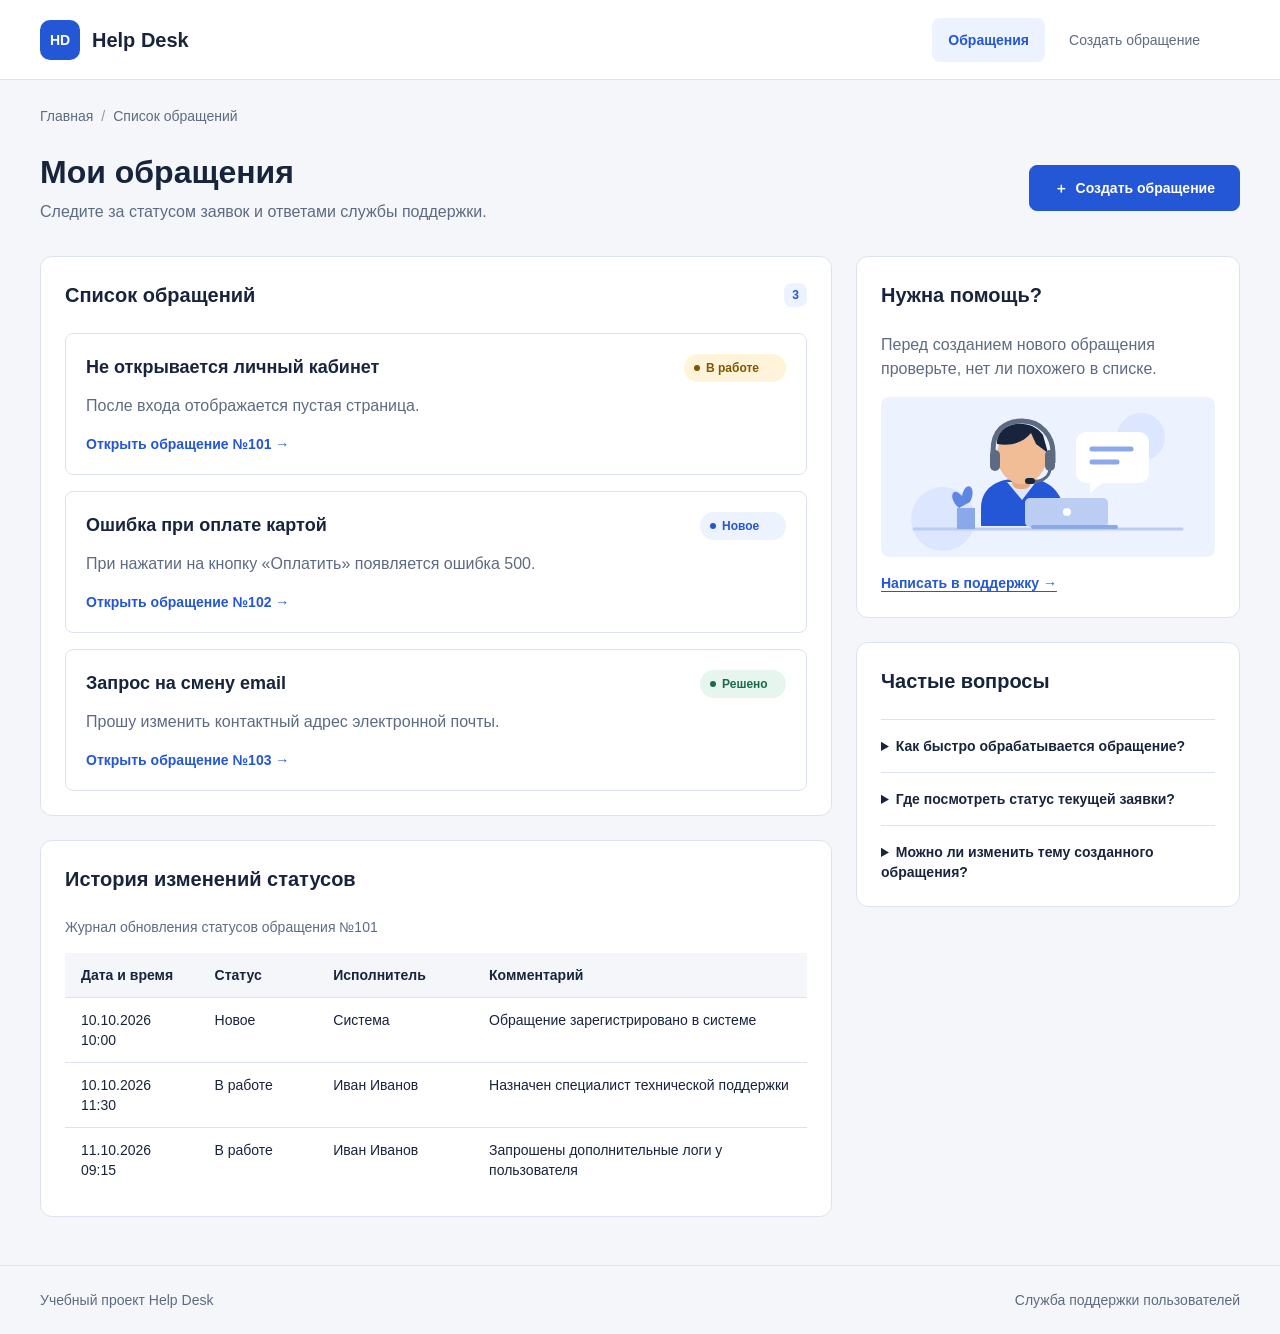
<file: semantic-html/index.html>
<!doctype html>
<html lang="ru">
<head>
  <meta charset="utf-8">
  <meta name="viewport" content="width=device-width, initial-scale=1">
  <title>Список обращений — Help Desk</title>
  <link rel="stylesheet" href="assets/css/styles.css">
</head>
<body>
  <a class="skip-link" href="#main-content">Перейти к основному содержимому</a>
  <header class="site-header">
    <div class="container header-inner">
      <a class="brand" href="index.html"><span class="brand-mark" aria-hidden="true">HD</span>Help Desk</a>
      <nav class="site-nav" aria-label="Основная навигация">
        <ul>
          <li><a href="index.html" aria-current="page">Обращения</a></li>
          <li><a href="create-ticket.html">Создать обращение</a></li>
        </ul>
      </nav>
    </div>
  </header>
  <nav class="container breadcrumbs" aria-label="Хлебные крошки">
    <ol><li><a href="index.html">Главная</a></li><li><span aria-current="page">Список обращений</span></li></ol>
  </nav>
  <main class="container" id="main-content" tabindex="-1">
    <div class="page-intro">
      <div><h1>Мои обращения</h1><p class="page-description">Следите за статусом заявок и ответами службы поддержки.</p></div>
      <a class="button" href="create-ticket.html"><span aria-hidden="true">＋</span>Создать обращение</a>
    </div>
    <div class="dashboard">
      <div class="content-stack">
        <section class="panel tickets-panel" aria-labelledby="tickets-heading">
          <div class="panel-title"><h2 id="tickets-heading">Список обращений</h2><span class="count" aria-label="Всего обращений: 3">3</span></div>
          <div class="ticket-list">
            <article class="ticket-card" id="ticket-101">
              <div class="ticket-meta"><h3>Не открывается личный кабинет</h3><span class="status status-progress"><span class="sr-status">Статус: </span>В работе</span></div>
              <p class="ticket-description">После входа отображается пустая страница.</p>
              <a class="ticket-link" href="ticket-101.html">Открыть обращение №101 <span aria-hidden="true">→</span></a>
            </article>
            <article class="ticket-card" id="ticket-102">
              <div class="ticket-meta"><h3>Ошибка при оплате картой</h3><span class="status status-new"><span class="sr-status">Статус: </span>Новое</span></div>
              <p class="ticket-description">При нажатии на кнопку «Оплатить» появляется ошибка 500.</p>
              <a class="ticket-link" href="ticket-102.html">Открыть обращение №102 <span aria-hidden="true">→</span></a>
            </article>
            <article class="ticket-card" id="ticket-103">
              <div class="ticket-meta"><h3>Запрос на смену email</h3><span class="status status-done"><span class="sr-status">Статус: </span>Решено</span></div>
              <p class="ticket-description">Прошу изменить контактный адрес электронной почты.</p>
              <a class="ticket-link" href="ticket-103.html">Открыть обращение №103 <span aria-hidden="true">→</span></a>
            </article>
          </div>
        </section>
        <section class="panel history-panel" aria-labelledby="history-heading">
          <div class="panel-title"><h2 id="history-heading">История изменений статусов</h2></div>
          <div class="table-scroll" tabindex="0" role="region" aria-label="Журнал статусов: таблица с горизонтальной прокруткой">
            <table>
              <caption>Журнал обновления статусов обращения №101</caption>
              <colgroup><col style="width:18%"><col style="width:16%"><col style="width:21%"><col style="width:45%"></colgroup>
              <thead><tr><th scope="col">Дата и время</th><th scope="col">Статус</th><th scope="col">Исполнитель</th><th scope="col">Комментарий</th></tr></thead>
              <tbody>
                <tr><td><time datetime="2026-10-10T10:00">10.10.2026<br>10:00</time></td><td>Новое</td><td class="assignee">Система</td><td>Обращение зарегистрировано в системе</td></tr>
                <tr><td><time datetime="2026-10-10T11:30">10.10.2026<br>11:30</time></td><td>В работе</td><td class="assignee">Иван Иванов</td><td>Назначен специалист технической поддержки</td></tr>
                <tr><td><time datetime="2026-10-11T09:15">11.10.2026<br>09:15</time></td><td>В работе</td><td class="assignee">Иван Иванов</td><td>Запрошены дополнительные логи у пользователя</td></tr>
              </tbody>
            </table>
          </div>
        </section>
      </div>
      <aside class="sidebar" aria-label="Помощь пользователю">
        <section class="panel help-panel" aria-labelledby="help-heading">
          <div class="panel-title"><h2 id="help-heading">Нужна помощь?</h2></div>
          <p class="help-copy">Перед созданием нового обращения проверьте, нет ли похожего в списке.</p>
          <img class="support-image" src="assets/images/support.svg" width="334" height="160" alt="Специалист службы поддержки за рабочим столом">
          <a class="help-link" href="create-ticket.html">Написать в поддержку <span aria-hidden="true">→</span></a>
        </section>
        <section class="panel faq-panel" aria-labelledby="faq-heading">
          <div class="panel-title"><h2 id="faq-heading">Частые вопросы</h2></div>
          <details><summary>Как быстро обрабатывается обращение?</summary><p>Время ответа составляет от 1 до 3 рабочих часов.</p></details>
          <details><summary>Где посмотреть статус текущей заявки?</summary><p>Все заявки отображаются на главной странице в блоке «Список обращений».</p></details>
          <details><summary>Можно ли изменить тему созданного обращения?</summary><p>Тема не редактируется, но вы можете добавить комментарий с уточнением.</p></details>
        </section>
      </aside>
    </div>
  </main>
  <footer class="site-footer">
    <div class="container footer-inner"><p>Учебный проект Help Desk</p><p>Служба поддержки пользователей</p></div>
  </footer>
</body>
</html>
</file>
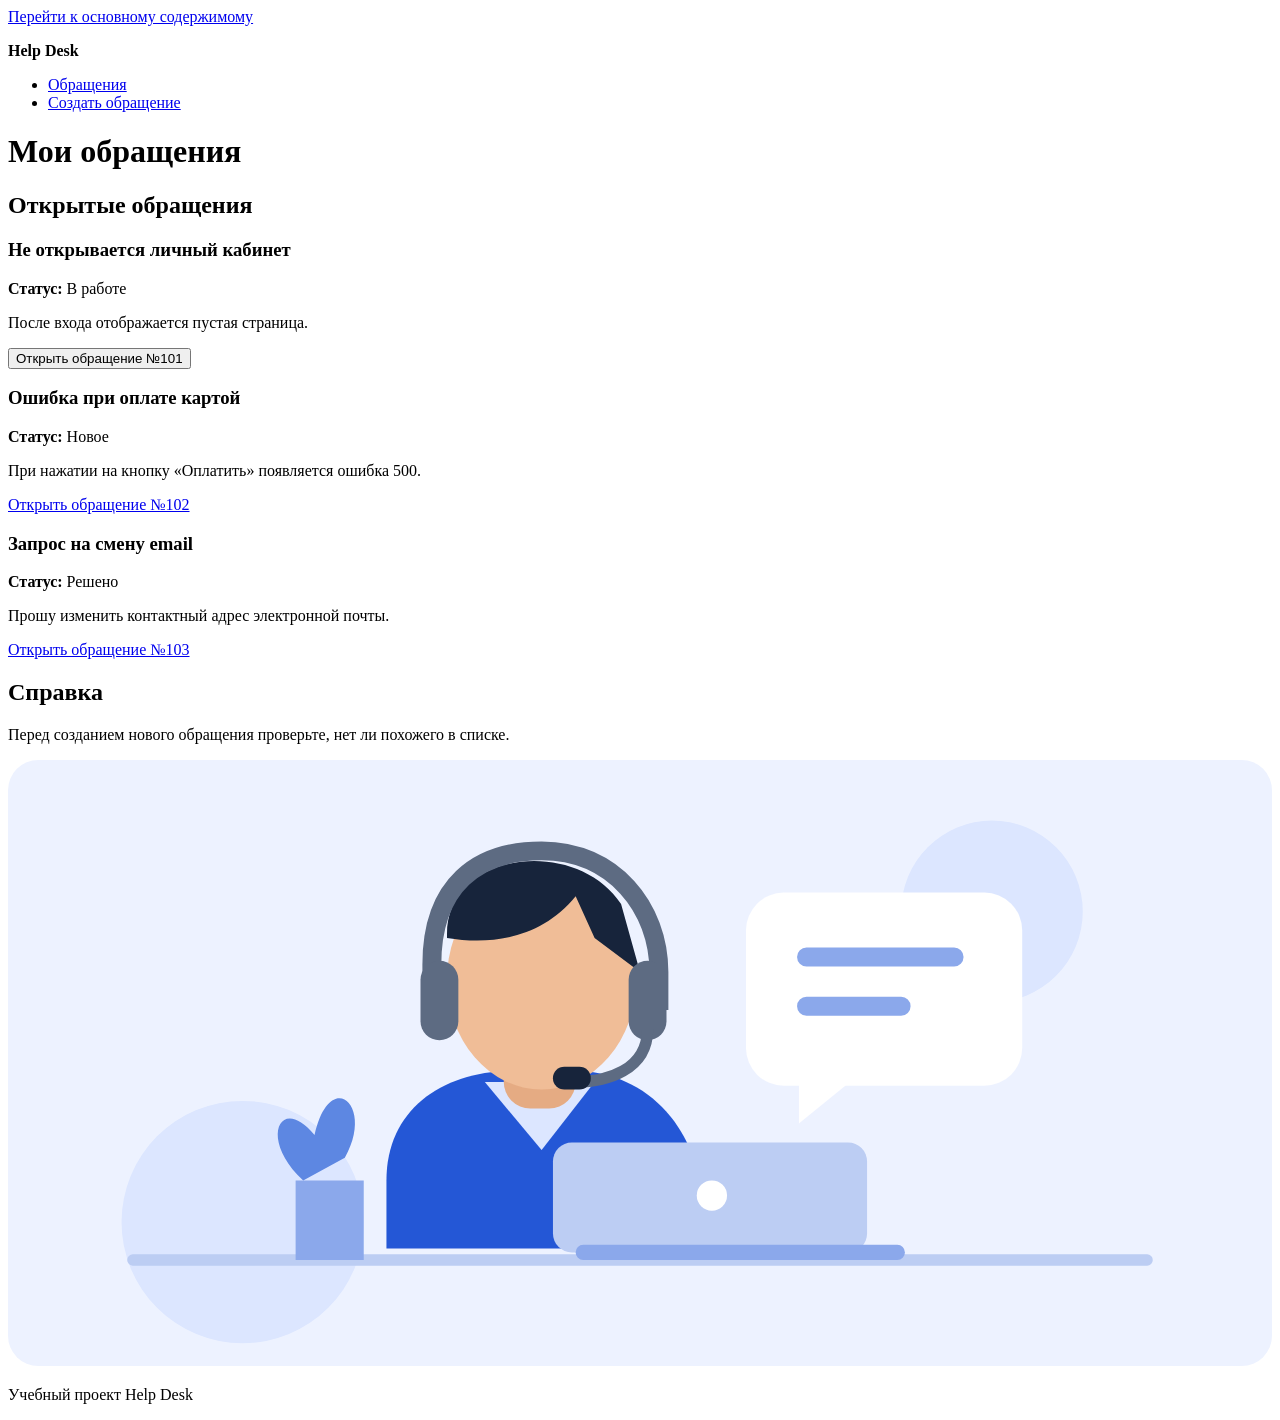
<file: semantic-html/broken.html>
<!doctype html>
<html lang="ru">
<head>
  <meta charset="utf-8">
  <meta name="viewport" content="width=device-width, initial-scale=1">
  <title>Список обращений — Help Desk</title>
</head>
<body>
  <a href="#main-content">Перейти к основному содержимому</a>

  <header>
    <p><strong>Help Desk</strong></p>
    <nav aria-label="Основная навигация">
      <ul>
        <li><a href="index.html">Обращения</a></li>
        <li><a href="create-ticket.html">Создать обращение</a></li>
      </ul>
    </nav>
  </header>

  <main id="main-content">
    <h1>Мои обращения</h1>

    <section aria-labelledby="open-tickets-heading">
      <h2 id="tickets-heading">Открытые обращения</h2>

      <article>
        <h3>Не открывается личный кабинет</h3>
        <p><strong>Статус:</strong> В работе</p>
        <p>После входа отображается пустая страница.</p>
        <a href="ticket-101.html">
            <button type="button">Открыть обращение №101</button>
        </a>
      </article>

      <article>
        <h3>Ошибка при оплате картой</h3>
        <p><strong>Статус:</strong> Новое
        <p>При нажатии на кнопку «Оплатить» появляется ошибка 500.</p>
        <a href="ticket-102.html">Открыть обращение №102</a>
      </article>

      <article>
        <h3>Запрос на смену email</h3>
        <p><strong>Статус:</strong> Решено</p>
        <p>Прошу изменить контактный адрес электронной почты.</p>
        <a href="ticket-103.html">Открыть обращение №103</a>
      </article>
    </section>

    <section aria-labelledby="wrong-id">
      <h2 id="tickets-heading">Справка</h2>
      <p>Перед созданием нового обращения проверьте, нет ли похожего в списке.</p>
      <img src="assets/images/support.svg">
    </section>
  </main>

  <footer>
    <p>Учебный проект Help Desk</p>
  </footer>
</body>
</html>
</file>
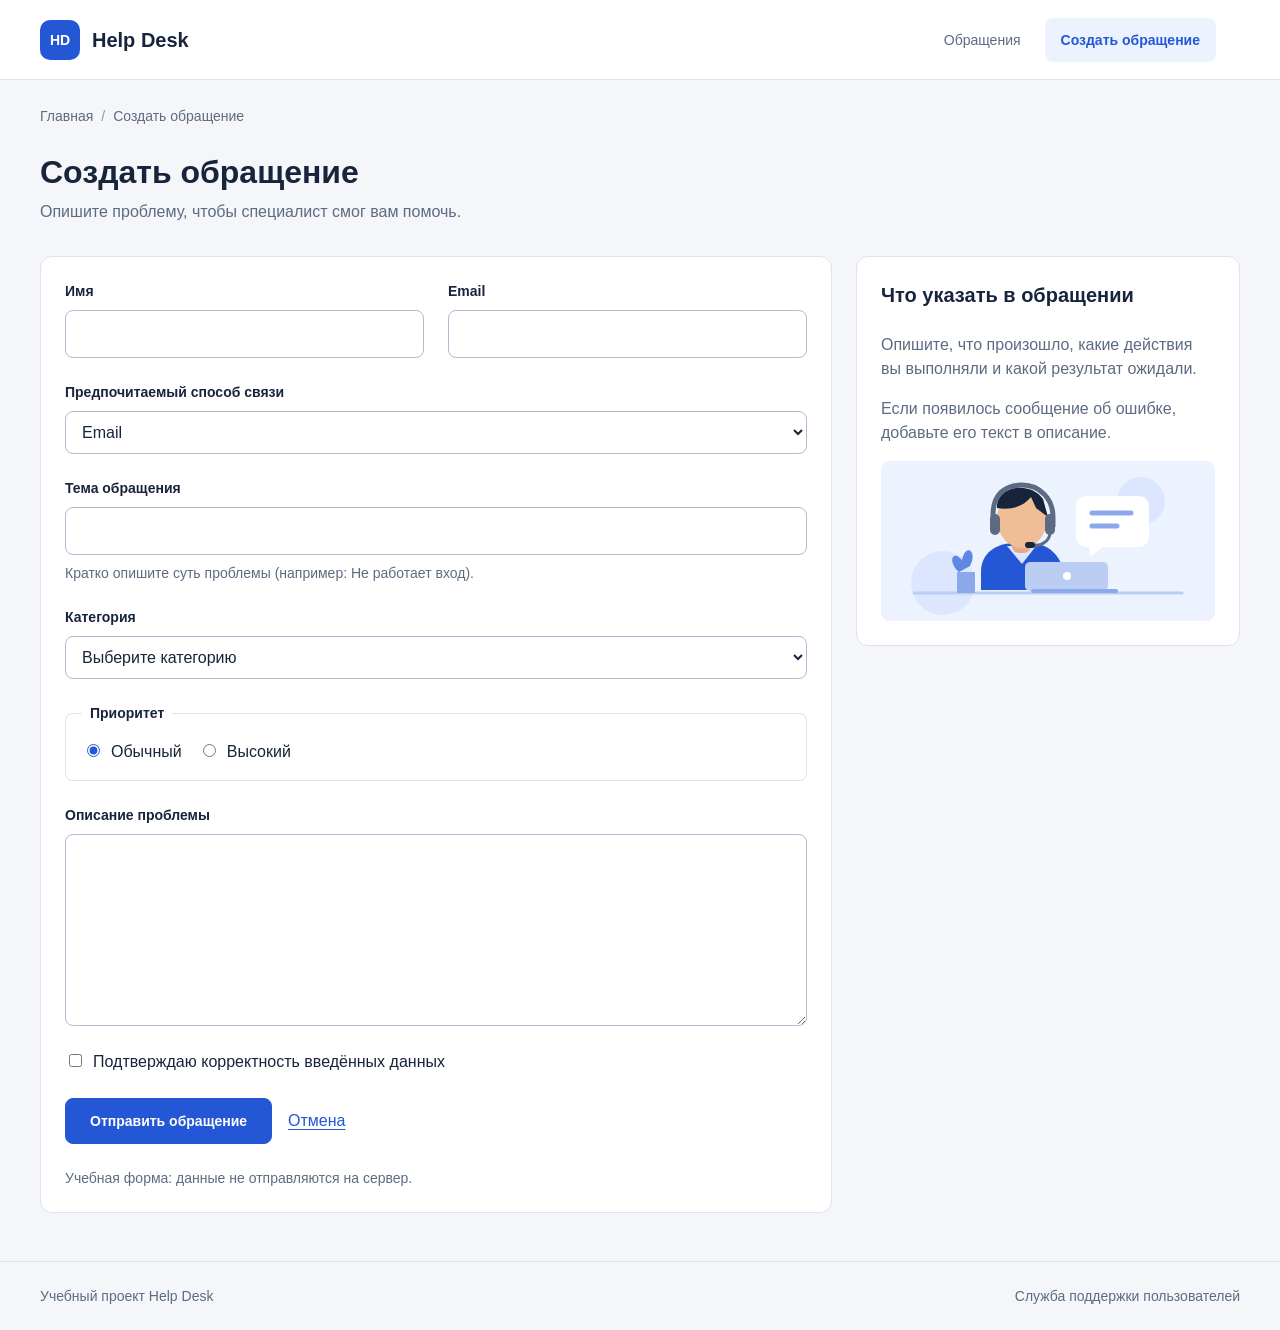
<file: semantic-html/create-ticket.html>
<!doctype html>
<html lang="ru">
<head>
  <meta charset="utf-8">
  <meta name="viewport" content="width=device-width, initial-scale=1">
  <title>Создать обращение — Help Desk</title>
  <link rel="stylesheet" href="assets/css/styles.css">
</head>
<body>
  <a class="skip-link" href="#main-content">Перейти к основному содержимому</a>
  <header class="site-header">
    <div class="container header-inner">
      <a class="brand" href="index.html"><span class="brand-mark" aria-hidden="true">HD</span>Help Desk</a>
      <nav class="site-nav" aria-label="Основная навигация">
        <ul>
          <li><a href="index.html">Обращения</a></li>
          <li><a href="create-ticket.html" aria-current="page">Создать обращение</a></li>
        </ul>
      </nav>
    </div>
  </header>
  <nav class="container breadcrumbs" aria-label="Хлебные крошки">
    <ol><li><a href="index.html">Главная</a></li><li><span aria-current="page">Создать обращение</span></li></ol>
  </nav>
  <main class="container" id="main-content" tabindex="-1">
    <div class="page-intro"><div><h1>Создать обращение</h1><p class="page-description">Опишите проблему, чтобы специалист смог вам помочь.</p></div></div>
    <div class="form-layout">
      <form class="panel ticket-form" action="#" method="post">
        <div class="form-grid">
          <div class="field"><label for="customer-name">Имя</label><input id="customer-name" name="customerName" type="text" autocomplete="name" required></div>
          <div class="field"><label for="email">Email</label><input id="email" name="email" type="email" autocomplete="email" required></div>
        </div>
        <div class="field"><label for="preferred-contact">Предпочитаемый способ связи</label><select id="preferred-contact" name="preferredContact"><option value="email">Email</option><option value="phone">Телефон</option><option value="telegram">Telegram</option></select></div>
        <div class="field" id="contact-field" hidden><label for="contact-value">Телефон или Telegram</label><input id="contact-value" name="contactValue" type="text" disabled></div>
        <div class="field"><label for="title">Тема обращения</label><input id="title" name="title" type="text" required aria-describedby="title-hint"><p class="field-hint" id="title-hint">Кратко опишите суть проблемы (например: Не работает вход).</p></div>
        <div class="field"><label for="category">Категория</label><select id="category" name="category" required><option value="">Выберите категорию</option><option value="access">Доступ</option><option value="software">Программное обеспечение</option><option value="other">Другое</option></select></div>
        <fieldset><legend>Приоритет</legend><div class="choices"><label class="choice"><input type="radio" name="priority" value="normal" checked>Обычный</label><label class="choice"><input type="radio" name="priority" value="high">Высокий</label></div></fieldset>
        <div class="field"><label for="description">Описание проблемы</label><textarea id="description" name="description" rows="7" required></textarea></div>
        <label class="choice"><input type="checkbox" name="consent" required>Подтверждаю корректность введённых данных</label>
        <div class="form-actions"><button class="button" type="submit">Отправить обращение</button><a href="index.html">Отмена</a></div>
        <p class="field-hint">Учебная форма: данные не отправляются на сервер.</p>
        <p class="form-result" role="status" tabindex="-1" hidden></p>
      </form>
      <aside class="panel" aria-labelledby="form-help-heading"><div class="panel-title"><h2 id="form-help-heading">Что указать в обращении</h2></div><p class="help-copy">Опишите, что произошло, какие действия вы выполняли и какой результат ожидали.</p><p class="help-copy">Если появилось сообщение об ошибке, добавьте его текст в описание.</p><img class="support-image" src="assets/images/support.svg" width="334" height="160" alt=""></aside>
    </div>
  </main>
  <script src="assets/js/form.js"></script>
  <footer class="site-footer">
    <div class="container footer-inner"><p>Учебный проект Help Desk</p><p>Служба поддержки пользователей</p></div>
  </footer>
</body>
</html>
</file>
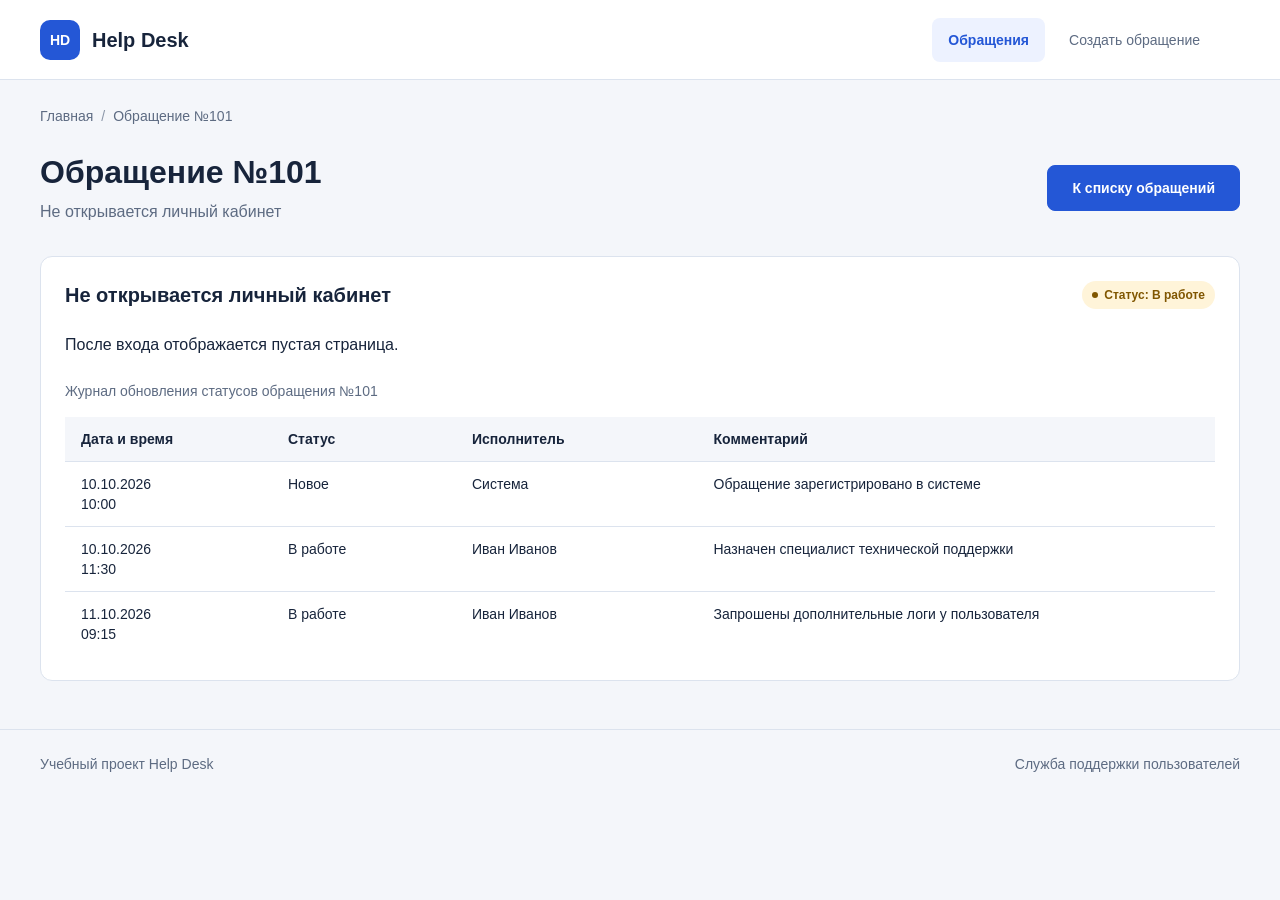
<file: semantic-html/ticket-101.html>
<!doctype html>
<html lang="ru">
<head>
  <meta charset="utf-8">
  <meta name="viewport" content="width=device-width, initial-scale=1">
  <title>Обращение №101 — Help Desk</title>
  <link rel="stylesheet" href="assets/css/styles.css">
</head>
<body>
  <a class="skip-link" href="#main-content">Перейти к основному содержимому</a>
  <header class="site-header">
    <div class="container header-inner">
      <a class="brand" href="index.html"><span class="brand-mark" aria-hidden="true">HD</span>Help Desk</a>
      <nav class="site-nav" aria-label="Основная навигация">
        <ul>
          <li><a href="index.html" aria-current="page">Обращения</a></li>
          <li><a href="create-ticket.html">Создать обращение</a></li>
        </ul>
      </nav>
    </div>
  </header>
  <nav class="container breadcrumbs" aria-label="Хлебные крошки">
    <ol><li><a href="index.html">Главная</a></li><li><span aria-current="page">Обращение №101</span></li></ol>
  </nav>
  <main class="container" id="main-content" tabindex="-1">
    <div class="page-intro"><div><h1>Обращение №101</h1><p class="page-description">Не открывается личный кабинет</p></div><a class="button" href="index.html">К списку обращений</a></div>
    <article class="panel detail-content" aria-labelledby="ticket-title">
      <div class="ticket-meta"><h2 id="ticket-title">Не открывается личный кабинет</h2><span class="status status-progress">Статус: В работе</span></div>
      <p>После входа отображается пустая страница.</p>
          <div class="table-scroll" tabindex="0" role="region" aria-label="Журнал статусов: таблица с горизонтальной прокруткой">
            <table>
              <caption>Журнал обновления статусов обращения №101</caption>
              <colgroup><col style="width:18%"><col style="width:16%"><col style="width:21%"><col style="width:45%"></colgroup>
              <thead><tr><th scope="col">Дата и время</th><th scope="col">Статус</th><th scope="col">Исполнитель</th><th scope="col">Комментарий</th></tr></thead>
              <tbody>
                <tr><td><time datetime="2026-10-10T10:00">10.10.2026<br>10:00</time></td><td>Новое</td><td class="assignee">Система</td><td>Обращение зарегистрировано в системе</td></tr>
                <tr><td><time datetime="2026-10-10T11:30">10.10.2026<br>11:30</time></td><td>В работе</td><td class="assignee">Иван Иванов</td><td>Назначен специалист технической поддержки</td></tr>
                <tr><td><time datetime="2026-10-11T09:15">11.10.2026<br>09:15</time></td><td>В работе</td><td class="assignee">Иван Иванов</td><td>Запрошены дополнительные логи у пользователя</td></tr>
              </tbody>
            </table>
          </div>
    </article>
  </main>
  <footer class="site-footer">
    <div class="container footer-inner"><p>Учебный проект Help Desk</p><p>Служба поддержки пользователей</p></div>
  </footer>
</body>
</html>
</file>
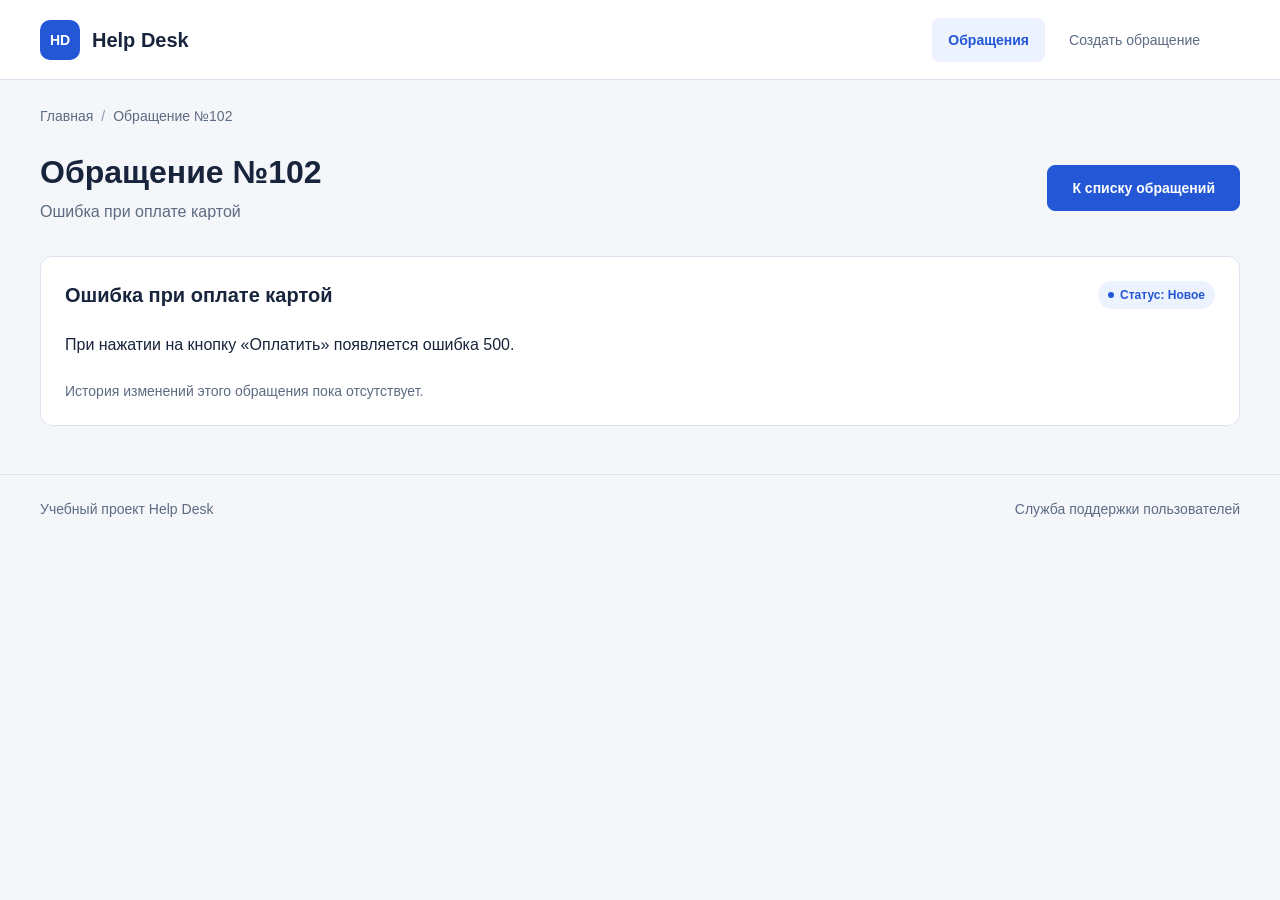
<file: semantic-html/ticket-102.html>
<!doctype html>
<html lang="ru">
<head>
  <meta charset="utf-8">
  <meta name="viewport" content="width=device-width, initial-scale=1">
  <title>Обращение №102 — Help Desk</title>
  <link rel="stylesheet" href="assets/css/styles.css">
</head>
<body>
  <a class="skip-link" href="#main-content">Перейти к основному содержимому</a>
  <header class="site-header">
    <div class="container header-inner">
      <a class="brand" href="index.html"><span class="brand-mark" aria-hidden="true">HD</span>Help Desk</a>
      <nav class="site-nav" aria-label="Основная навигация">
        <ul>
          <li><a href="index.html" aria-current="page">Обращения</a></li>
          <li><a href="create-ticket.html">Создать обращение</a></li>
        </ul>
      </nav>
    </div>
  </header>
  <nav class="container breadcrumbs" aria-label="Хлебные крошки">
    <ol><li><a href="index.html">Главная</a></li><li><span aria-current="page">Обращение №102</span></li></ol>
  </nav>
  <main class="container" id="main-content" tabindex="-1">
    <div class="page-intro"><div><h1>Обращение №102</h1><p class="page-description">Ошибка при оплате картой</p></div><a class="button" href="index.html">К списку обращений</a></div>
    <article class="panel detail-content" aria-labelledby="ticket-title">
      <div class="ticket-meta"><h2 id="ticket-title">Ошибка при оплате картой</h2><span class="status status-new">Статус: Новое</span></div>
      <p>При нажатии на кнопку «Оплатить» появляется ошибка 500.</p>
      <p class="field-hint">История изменений этого обращения пока отсутствует.</p>
    </article>
  </main>
  <footer class="site-footer">
    <div class="container footer-inner"><p>Учебный проект Help Desk</p><p>Служба поддержки пользователей</p></div>
  </footer>
</body>
</html>
</file>
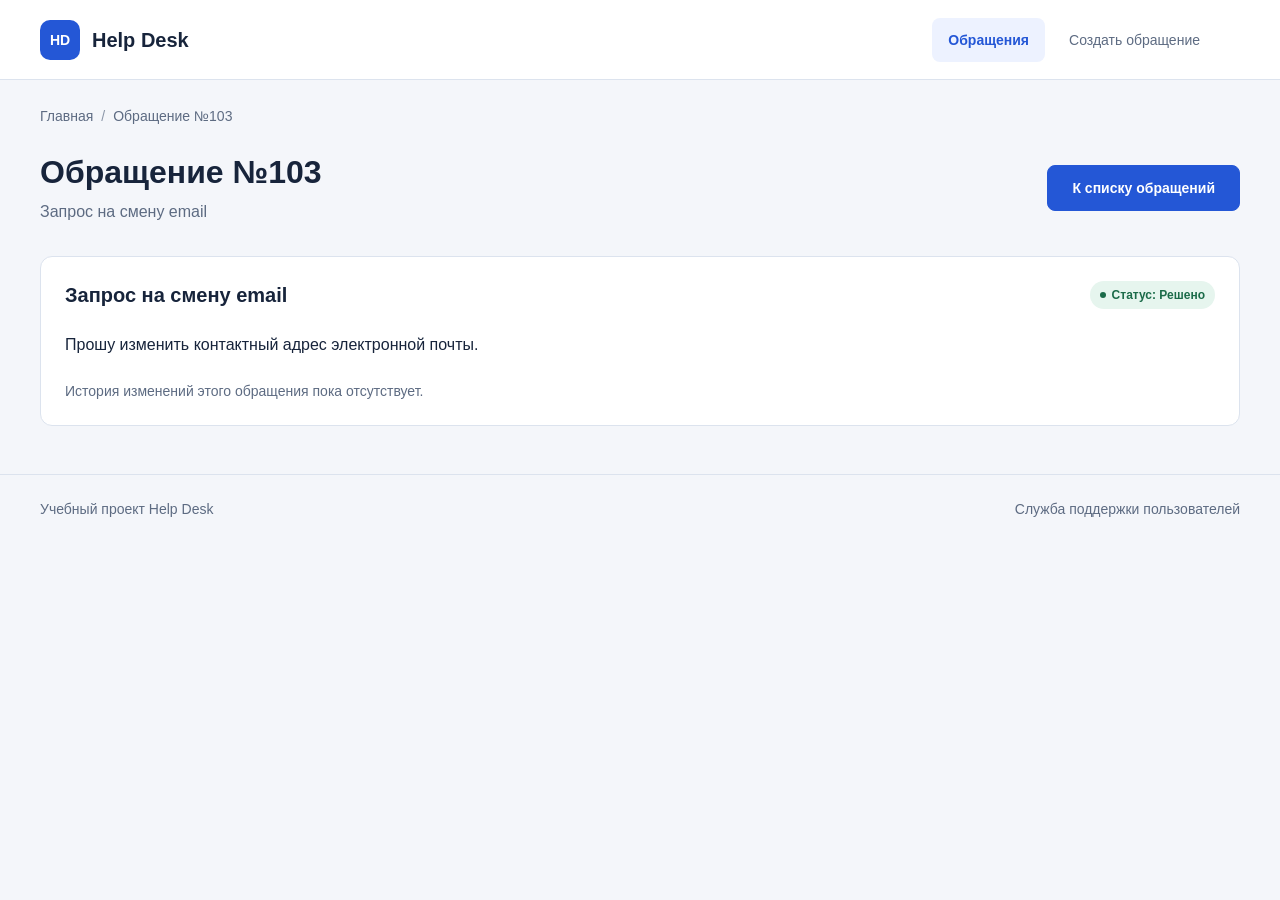
<file: semantic-html/ticket-103.html>
<!doctype html>
<html lang="ru">
<head>
  <meta charset="utf-8">
  <meta name="viewport" content="width=device-width, initial-scale=1">
  <title>Обращение №103 — Help Desk</title>
  <link rel="stylesheet" href="assets/css/styles.css">
</head>
<body>
  <a class="skip-link" href="#main-content">Перейти к основному содержимому</a>
  <header class="site-header">
    <div class="container header-inner">
      <a class="brand" href="index.html"><span class="brand-mark" aria-hidden="true">HD</span>Help Desk</a>
      <nav class="site-nav" aria-label="Основная навигация">
        <ul>
          <li><a href="index.html" aria-current="page">Обращения</a></li>
          <li><a href="create-ticket.html">Создать обращение</a></li>
        </ul>
      </nav>
    </div>
  </header>
  <nav class="container breadcrumbs" aria-label="Хлебные крошки">
    <ol><li><a href="index.html">Главная</a></li><li><span aria-current="page">Обращение №103</span></li></ol>
  </nav>
  <main class="container" id="main-content" tabindex="-1">
    <div class="page-intro"><div><h1>Обращение №103</h1><p class="page-description">Запрос на смену email</p></div><a class="button" href="index.html">К списку обращений</a></div>
    <article class="panel detail-content" aria-labelledby="ticket-title">
      <div class="ticket-meta"><h2 id="ticket-title">Запрос на смену email</h2><span class="status status-done">Статус: Решено</span></div>
      <p>Прошу изменить контактный адрес электронной почты.</p>
      <p class="field-hint">История изменений этого обращения пока отсутствует.</p>
    </article>
  </main>
  <footer class="site-footer">
    <div class="container footer-inner"><p>Учебный проект Help Desk</p><p>Служба поддержки пользователей</p></div>
  </footer>
</body>
</html>
</file>
<file: semantic-html/assets/css/styles.css>
:root {
  --container: 75rem;
  --space-1: .25rem;
  --space-2: .5rem;
  --space-3: .75rem;
  --space-4: 1rem;
  --space-card: 1.25rem;
  --space-5: 1.5rem;
  --space-6: 2rem;
  --space-7: 3rem;
  --radius: .75rem;
  --ink: #17243b;
  --muted: #5d6b82;
  --line: #dce3ee;
  --surface: #fff;
  --background: #f4f6fa;
  --accent: #2457d6;
}
*, *::before, *::after { box-sizing: border-box; }
html { color-scheme: light; }
body {
  margin: 0;
  background: var(--background);
  color: var(--ink);
  font: 1rem/1.5 Arial, sans-serif;
}
h1, h2, h3, p, ul, ol { margin: 0; }
a { color: var(--accent); text-underline-offset: .2em; }
button, input, select, textarea { font: inherit; }
button, summary { cursor: pointer; }
img { display: block; max-width: 100%; height: auto; }
:focus-visible { outline: 3px solid var(--accent); outline-offset: 4px; }
.container { width: min(calc(100% - 3rem), var(--container)); margin-inline: auto; }
.skip-link {
  position: absolute;
  inset-block-start: var(--space-2);
  inset-inline-start: var(--space-4);
  z-index: 2;
  padding: var(--space-3) var(--space-4);
  background: var(--surface);
  transform: translateY(-200%);
}
.skip-link:focus { transform: translateY(0); }
.site-header { background: var(--surface); box-shadow: inset 0 -1px var(--line); }
.header-inner {
  min-height: 5rem;
  display: flex;
  align-items: center;
  justify-content: space-between;
  gap: var(--space-5);
  padding-block: var(--space-4);
}
.brand { display: inline-flex; align-items: center; gap: var(--space-3); text-decoration: none; color: var(--ink); font-size: 1.25rem; font-weight: 700; }
.brand-mark { display: grid; place-items: center; width: 2.5rem; min-height: 2.5rem; border-radius: .625rem; background: var(--accent); color: #fff; font-size: .875rem; }
.site-nav { padding-inline-end: var(--space-5); }
.site-nav ul { display: flex; flex-wrap: wrap; align-items: center; gap: var(--space-2); padding: 0; list-style: none; }
.site-nav a { display: block; padding: var(--space-3) var(--space-4); border-radius: var(--space-2); color: var(--muted); text-decoration: none; font-size: .875rem; line-height: 1.25rem; }
.site-nav a[aria-current="page"] { background: #edf2ff; color: var(--accent); font-weight: 700; }
.site-nav a:hover, .ticket-link:hover { text-decoration: underline; }
.breadcrumbs { margin-block: var(--space-5); font-size: .875rem; line-height: 1.5rem; }
.breadcrumbs ol { display: flex; flex-wrap: wrap; gap: var(--space-2); padding: 0; list-style: none; color: var(--muted); }
.breadcrumbs li + li::before { content: "/"; margin-inline-end: var(--space-2); color: #8b96a8; }
.breadcrumbs a { color: var(--muted); text-decoration: none; }
.page-intro { display: flex; align-items: center; justify-content: space-between; gap: var(--space-5); margin-block-end: var(--space-6); }
.page-intro > div { min-width: 0; }
h1 { font-size: clamp(1.75rem, 2.5vw, 2.25rem); line-height: calc(1em + .5rem); overflow-wrap: anywhere; }
.page-description { margin-block-start: var(--space-2); color: var(--muted); }
.button { display: inline-flex; align-items: center; justify-content: center; gap: var(--space-2); flex-shrink: 0; padding: var(--space-3) var(--space-5); border: 1px solid var(--accent); border-radius: var(--space-2); background: var(--accent); color: #fff; font-size: .875rem; line-height: 1.25rem; font-weight: 700; text-decoration: none; text-align: center; overflow-wrap: anywhere; }
.button:hover { background: #1c45ad; }
.dashboard { display: grid; grid-template-columns: minmax(0, 1fr) 24rem; align-items: start; gap: var(--space-5); }
.content-stack, .sidebar { display: grid; gap: var(--space-5); min-width: 0; }
.panel { min-width: 0; padding: var(--space-5); border: 1px solid var(--line); border-radius: var(--radius); background: var(--surface); }
.panel-title { display: flex; align-items: center; justify-content: space-between; gap: var(--space-4); margin-block-end: var(--space-5); }
h2 { font-size: 1.25rem; line-height: 1.75rem; overflow-wrap: anywhere; }
.count { padding: .125rem var(--space-2); border-radius: var(--space-2); background: #edf2ff; color: var(--accent); font-size: .75rem; line-height: 1.25rem; font-weight: 700; }
.ticket-list { display: grid; gap: var(--space-4); }
.ticket-card { min-width: 0; padding: var(--space-card); border: 1px solid var(--line); border-radius: var(--space-2); }
.ticket-meta { display: flex; flex-wrap: wrap; align-items: start; justify-content: space-between; gap: var(--space-2) var(--space-4); }
.ticket-card h3 { flex: 1 1 15rem; min-width: 0; font-size: 1.125rem; line-height: 1.625rem; overflow-wrap: anywhere; }
.status { display: inline-flex; align-items: center; gap: .375rem; padding: var(--space-1) .625rem; border-radius: 2rem; font-size: .75rem; line-height: 1.25rem; white-space: nowrap; font-weight: 700; }
.status::before { content: ""; width: .375rem; height: .375rem; border-radius: 50%; background: currentColor; }
.status-progress { min-width: 6.375rem; background: #fff4d9; color: #805600; }
.status-new { min-width: 5.375rem; background: #edf2ff; color: #2457d6; }
.status-done { min-width: 5.375rem; background: #e6f5ee; color: #1b6b49; }
.ticket-description { margin-block-start: var(--space-3); color: var(--muted); overflow-wrap: anywhere; }
.ticket-link { display: block; width: fit-content; max-width: 100%; margin-block-start: var(--space-4); font-size: .875rem; line-height: 1.25rem; font-weight: 700; text-decoration: none; }
.table-scroll { max-width: 100%; overflow-x: auto; }
table { width: 100%; border-collapse: collapse; table-layout: fixed; font-size: .875rem; line-height: 1.25rem; }
caption { padding-block-end: var(--space-4); color: var(--muted); text-align: start; }
th, td { padding: var(--space-3) var(--space-4); border-block-end: 1px solid var(--line); text-align: start; vertical-align: top; overflow-wrap: anywhere; }
th { background: #f4f6fa; font-weight: 700; }
tbody tr:last-child td { border-block-end: 0; }
.help-copy { margin-block-end: var(--space-4); color: var(--muted); overflow-wrap: anywhere; }
.support-image { width: 100%; border-radius: var(--space-2); }
.help-link { display: block; width: fit-content; max-width: 100%; margin-block-start: var(--space-4); font-size: .875rem; line-height: 1.25rem; font-weight: 700; }
details { border-block-start: 1px solid var(--line); padding-block: var(--space-4); }
details:last-child { padding-block-end: 0; }
summary { font-size: .875rem; line-height: 1.25rem; font-weight: 700; overflow-wrap: anywhere; }
details p { margin-block-start: var(--space-3); color: var(--muted); font-size: .875rem; line-height: 1.375rem; overflow-wrap: anywhere; }
.site-footer { margin-block-start: var(--space-7); border-block-start: 1px solid var(--line); padding-block: var(--space-5); color: var(--muted); font-size: .875rem; line-height: 1.25rem; }
.footer-inner { display: flex; flex-wrap: wrap; justify-content: space-between; gap: var(--space-4); }
.form-layout { display: grid; grid-template-columns: minmax(0, 49.5rem) minmax(0, 1fr); gap: var(--space-5); align-items: start; }
.ticket-form { display: grid; gap: var(--space-5); }
.form-grid { display: grid; grid-template-columns: repeat(2, minmax(0, 1fr)); gap: var(--space-5); }
.field { display: grid; align-content: start; gap: var(--space-2); min-width: 0; }
.field label, legend { font-weight: 700; font-size: .875rem; }
input:not([type="radio"], [type="checkbox"]), select, textarea { width: 100%; min-width: 0; border: 1px solid #aebbd0; border-radius: var(--space-2); padding: calc(var(--space-3) - 1px) var(--space-3); color: var(--ink); background: var(--surface); line-height: 1.5rem; }
textarea { resize: vertical; }
.field-hint { color: var(--muted); font-size: .875rem; line-height: 1.25rem; overflow-wrap: anywhere; }
fieldset { min-width: 0; margin: 0; padding: var(--space-4); border: 1px solid var(--line); border-radius: var(--space-2); }
legend { padding-inline: var(--space-2); }
.choices { display: flex; flex-wrap: wrap; gap: var(--space-4); }
.choice { display: flex; align-items: baseline; gap: var(--space-2); overflow-wrap: anywhere; }
input[type="radio"], input[type="checkbox"] { accent-color: var(--accent); flex-shrink: 0; }
.form-actions { display: flex; flex-wrap: wrap; align-items: center; gap: var(--space-4); }
.form-result { padding: var(--space-4); border: 1px solid #b4dac6; border-radius: var(--space-2); background: #e6f5ee; color: #1b6b49; overflow-wrap: anywhere; }
.form-result[hidden] { display: none; }
.detail-content { display: grid; gap: var(--space-5); }
.detail-content p { overflow-wrap: anywhere; }
@media (max-width: 62.5rem) {
  .dashboard, .form-layout { grid-template-columns: minmax(0, 1fr); }
  .sidebar { grid-template-columns: repeat(2, minmax(0, 1fr)); align-items: start; }
}
@media (max-width: 40rem) {
  .container { width: min(calc(100% - 2rem), var(--container)); }
  .header-inner, .page-intro { flex-direction: column; align-items: start; gap: var(--space-4); }
  .site-nav { padding-inline-end: 0; }
  .site-nav a { padding: var(--space-2) var(--space-3); }
  .sidebar, .form-grid { grid-template-columns: minmax(0, 1fr); }
  .panel { padding: var(--space-4); }
  .ticket-card { padding: var(--space-4); }
  .ticket-card h3 { flex-basis: 100%; }
  .table-scroll table { min-width: 38rem; }
}
.sr-status { position: absolute; width: 1px; height: 1px; padding: 0; margin: -1px; overflow: hidden; clip-path: inset(50%); white-space: nowrap; border: 0; }
.field[hidden] { display: none; }
</file>
